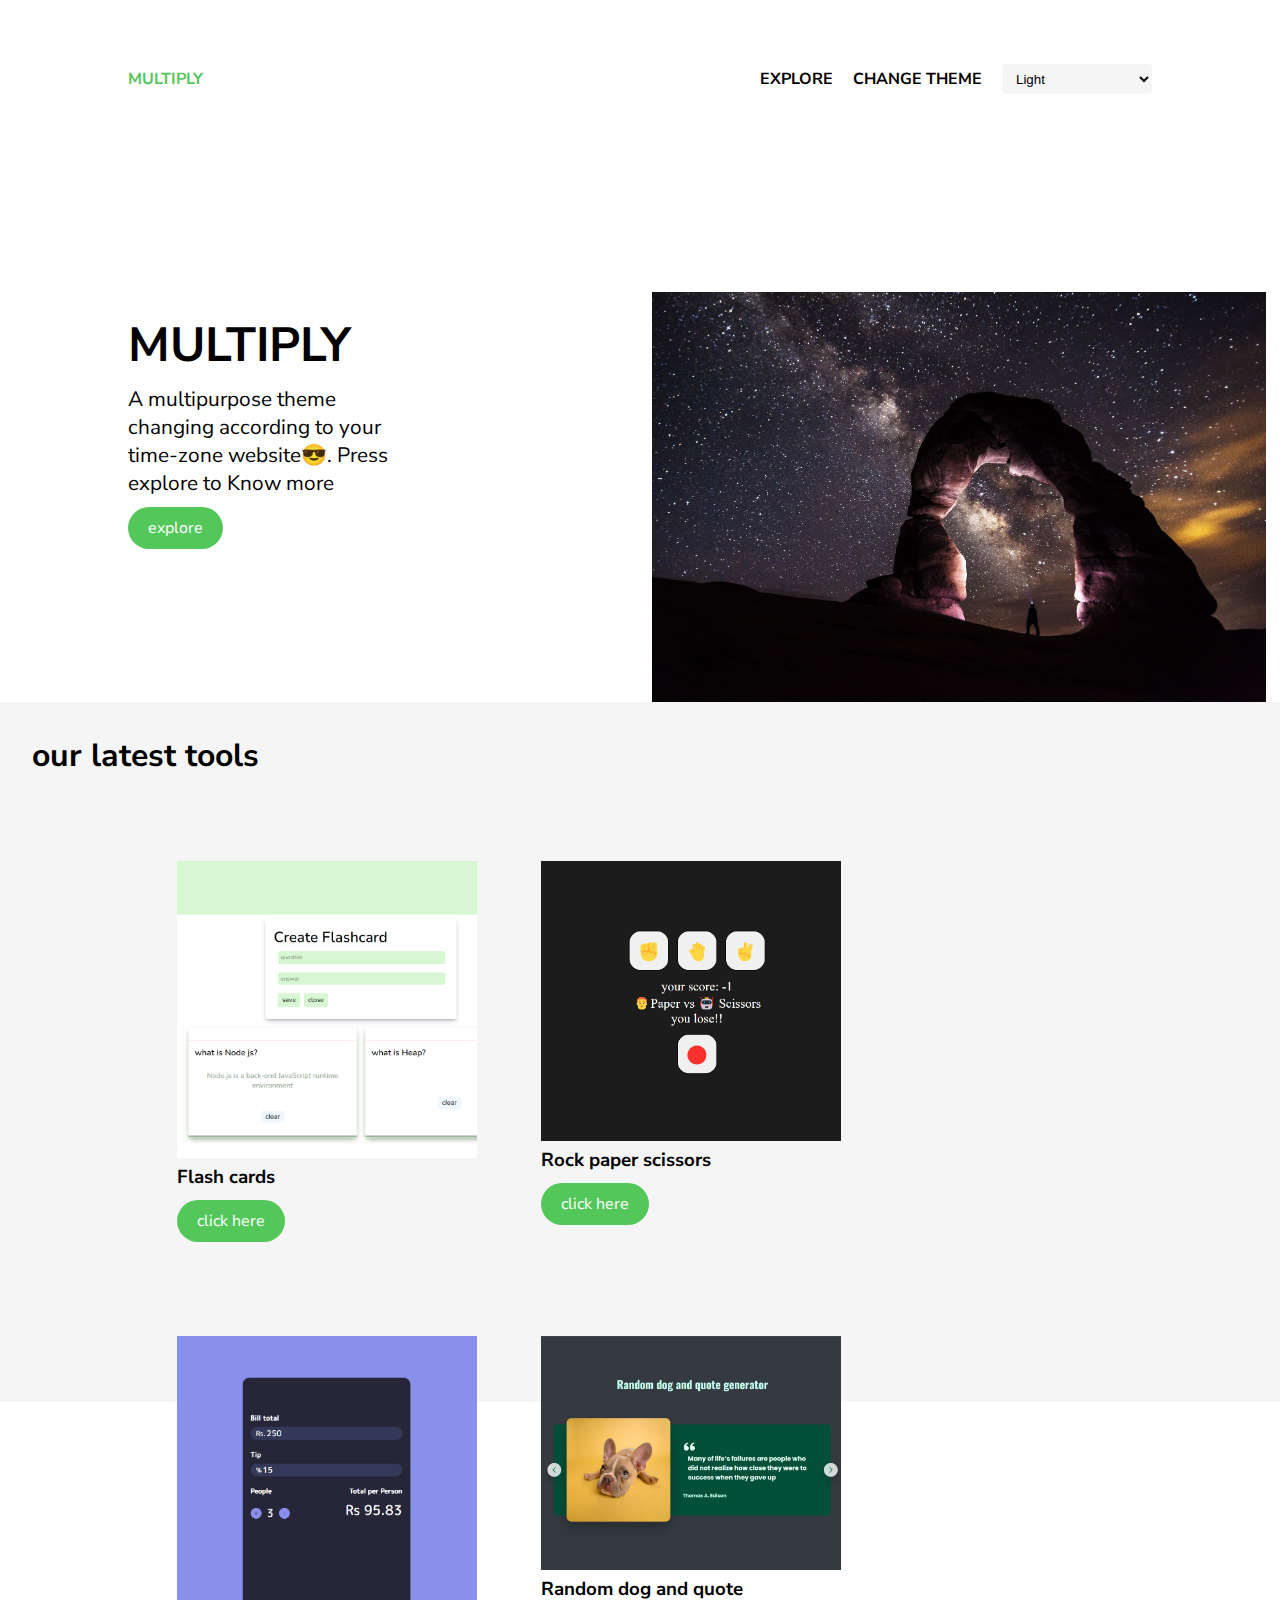
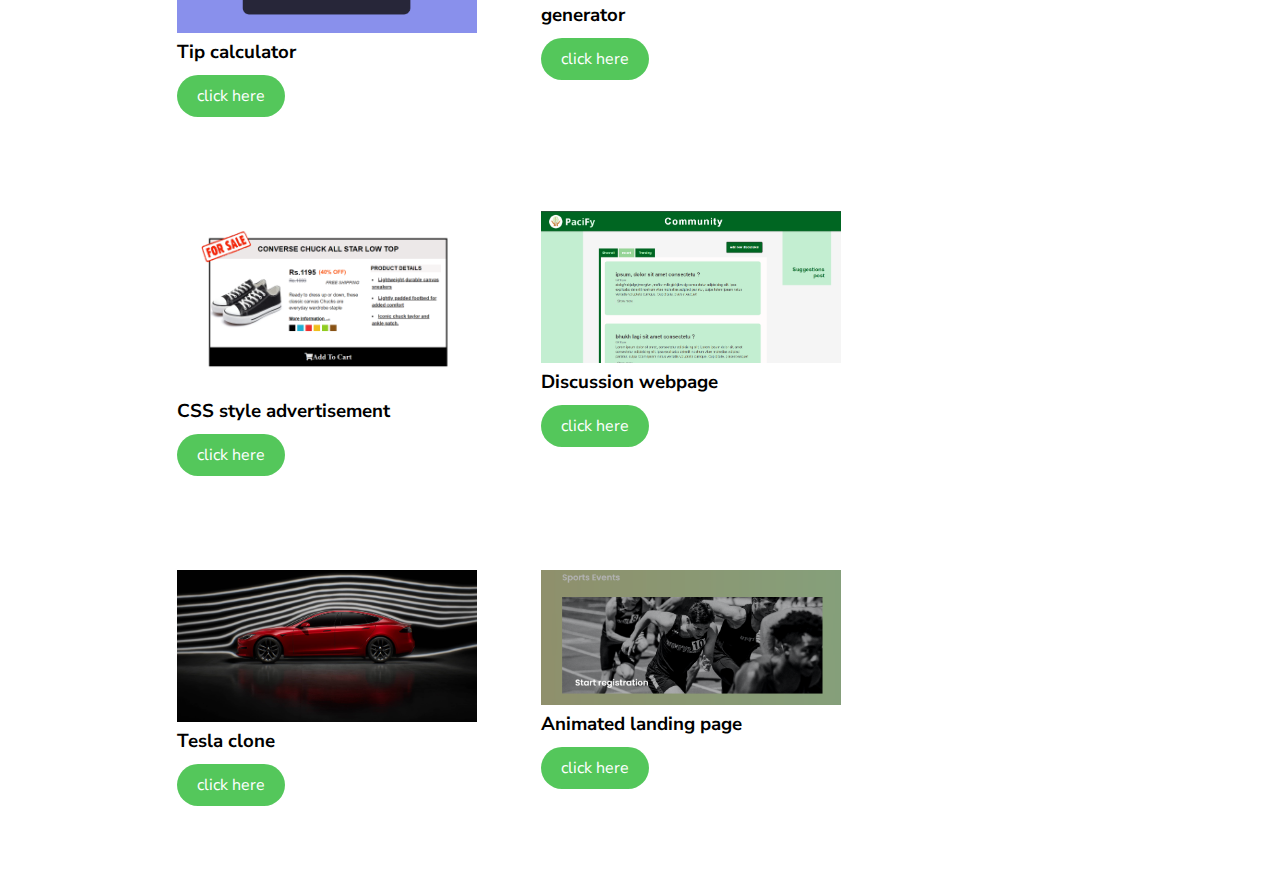
<file: index.html>
<!DOCTYPE html>
<html lang="en">

<head>
    <meta charset="UTF-8">
    <meta http-equiv="X-UA-Compatible" content="IE=edge">
    <meta name="viewport" content="width=device-width, initial-scale=1.0">
    <title>vanila projects</title>
    <link rel="preconnect" href="https://fonts.gstatic.com">
    <link href="https://fonts.googleapis.com/css2?family=Nunito+Sans:wght@400;700&display=swap" rel="stylesheet">
    <link rel="stylesheet" href="./style.css">
    <style>
        html{
            scroll-behavior: smooth;
        }
    </style>
     <!-- bootstrap cdn link 
     <link href="https://cdn.jsdelivr.net/npm/bootstrap@5.0.2/dist/css/bootstrap.min.css" rel="stylesheet"> -->

</head>

<body>
    <nav class="container">
        <div class="branding">
            MULTIPLY
        </div>
        <ul>
            <li><a href="#explore">Explore</a></li>
            <li><a href="#">Change theme</a></li>
            <li>
                <select id="themeSwitcher">
                    <option value="">Select a theme</option>
                    <option value="theme-light">Light</option>
                    <option value="theme-dark">Dark</option>
                    <option value="theme-ocean">Ocean</option>
                    <option value="theme-sepia">Sepia</option>
                </select>
            </li>
        </ul>
    </nav>
    <header class="container">
        <div>
            <h1>MULTIPLY</h1>
            <p>A multipurpose theme changing according to your time-zone website😎. Press explore to Know more</p>
            <!-- <button href="#explore" type="button">Explore</button> -->
            <a href="#explore" class="link-btn">explore</a>
        </div>
        <div class="hero-image">
            <img src="pexels-pixabay-33688.jpg"
                alt="">
        </div>
    </header>
    <section id="explore" class="tutorials">
            <h1 class="heading"> our latest <span>tools</span>

            </h1>
            <!-- <h6>*Theme will change according to your location and time 😁</h6> -->
                <div class="container">
            
                    <div class="subcontainer">
            
                        <div class="box">
                            <div class="image">
                                <img src="img/Screenshot (227).png" alt="">
                            </div>
                            <div class="content p-2">
                                <h3>Flash cards</h3>
                                <a href="flashcard project js/index.html" class="link-btn">click here</a>
                            </div>
                        </div>
            
                        <div class="box">
                            <div class="image">
                                <img src="img/Screenshot (228).png" class="w-100 h-100"  alt="">
                            </div>
                            <div class="content p-2">
                                <h3>Rock paper scissors</h3>
                                <a href="rock_paper_scissors/index.html" class="link-btn">click here</a>
                            </div>
                        </div>
            
                        <div class="box">
                            <div class="image">
                                <img src="img/Screenshot (229).png" class="w-100 h-100"  alt="">
                            </div>
                            <div class="content">
                                <h3>Tip calculator</h3>
                                <a href="tip calculator/index.html" class="link-btn">click here</a>
                            </div>
                        </div>
                        <div class="box">
                            <div class="image">
                                <img src="img/Screenshot (230).png" class="w-100 h-100"  alt="">
                            </div>
                            <div class="content p-2">
                                <h3>Random dog and quote generator</h3>
                                <a href="random dog and quote gen/index.html" class="link-btn">click here</a>
                            </div>
                        </div>
                        <div class="box">
                            <div class="image">
                                <img src="img/Screenshot (231).png" class="w-100 h-100"  alt="">
                            </div>
                            <div class="content p-2">
                                <h3>CSS style advertisement</h3>
                                <a href="codepen project/index.html" class="link-btn">click here</a>
                            </div>
                        </div>
                        <div class="box">
                            <div class="image">
                                <img src="img/Screenshot (232).png" class="w-100 h-100"  alt="">
                            </div>
                            <div class="content p-2">
                                <h3>Discussion webpage</h3>
                                <a href="Discussion forum js/discussion.html" class="link-btn">click here</a>
                            </div>
                        </div>
                        <div class="box">
                            <div class="image">
                                <img src="img/Screenshot (233).png" class="w-100 h-100"  alt="">
                            </div>
                            <div class="content p-2">
                                <h3>Tesla clone</h3>
                                <a href="Tesla clone hackathon/index.html" class="link-btn">click here</a>
                            </div>
                        </div>
                        <div class="box">
                            <div class="image">
                                <img src="img/Screenshot (234).png" class="w-100 h-100"  alt="">
                            </div>
                            <div class="content p-2">
                                <h3>Animated landing page</h3>
                                <a href="website animation page/index.html" class="link-btn">click here</a>
                            </div>
                        </div>
            
                    </div>
            
                </div>
            

    </section>
    <script src="./sun.js"></script>
    <script src="./script.js"></script>
</body>

</html>
</file>
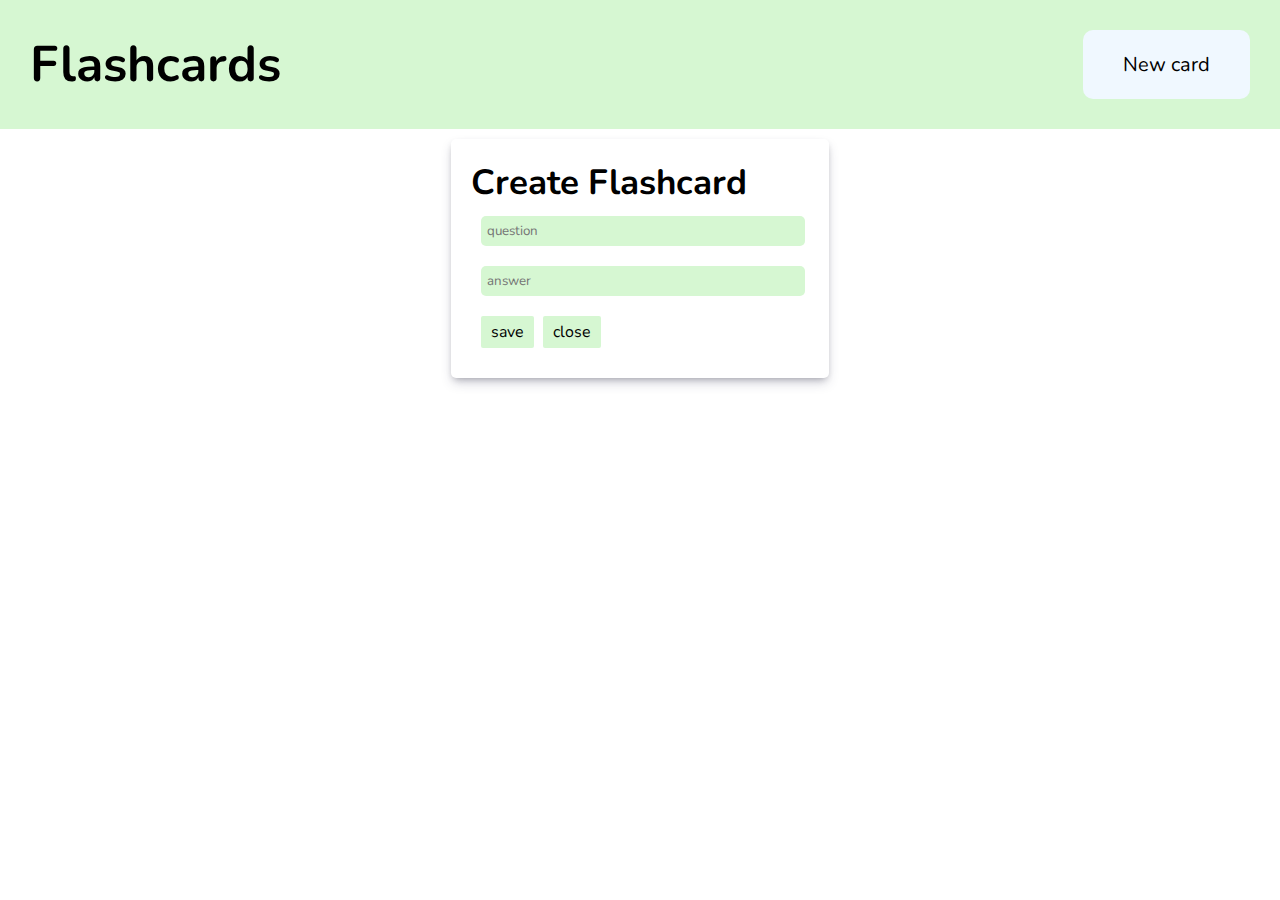
<file: flashcard project js/index.html>
<!DOCTYPE html>
<html lang="en">
  <head>
    <meta charset="UTF-8" />
    <meta http-equiv="X-UA-Compatible" content="IE=edge" />
    <meta name="viewport" content="width=device-width, initial-scale=1.0" />
    <link href="style.css" rel="stylesheet" />
    <link rel="preconnect" href="https://fonts.googleapis.com" />
    <link rel="preconnect" href="https://fonts.gstatic.com" crossorigin />
    <link
      href="https://fonts.googleapis.com/css2?family=Nunito:wght@400;500;600&display=swap"
      rel="stylesheet"
    />
    <title>Flashcards</title>
  </head>
  <body>
    <nav class="nav" id="nav">
      <h1>Flashcards</h1>
      <div class="operations">
        <button class="op" onclick="showCreateCardBox()">New card</button>
        <!-- <button class="op" onclick="delFlashcards()">Delete all</button> -->
      </div>
    </nav>
    <div class="container">
      <div class="cardBox">
        <h2>Create Flashcard</h2>
        <!-- <label class="">question </label> -->
        <input id="question" type="textarea" placeholder="  question" />

        <!-- <label class="">answer </label> -->
        <input id="answer" type="textarea" placeholder="  answer" />

        <div class="new-operations">
          <button class="newop" onclick="addFlashcard()">save</button>
          <button class="newop" onclick="hideCreateBox()">close</button>
        </div>
      </div>
      <div class="flashcards"></div>
    </div>

    <script src="script.js"></script>
  </body>
</html>
</file>
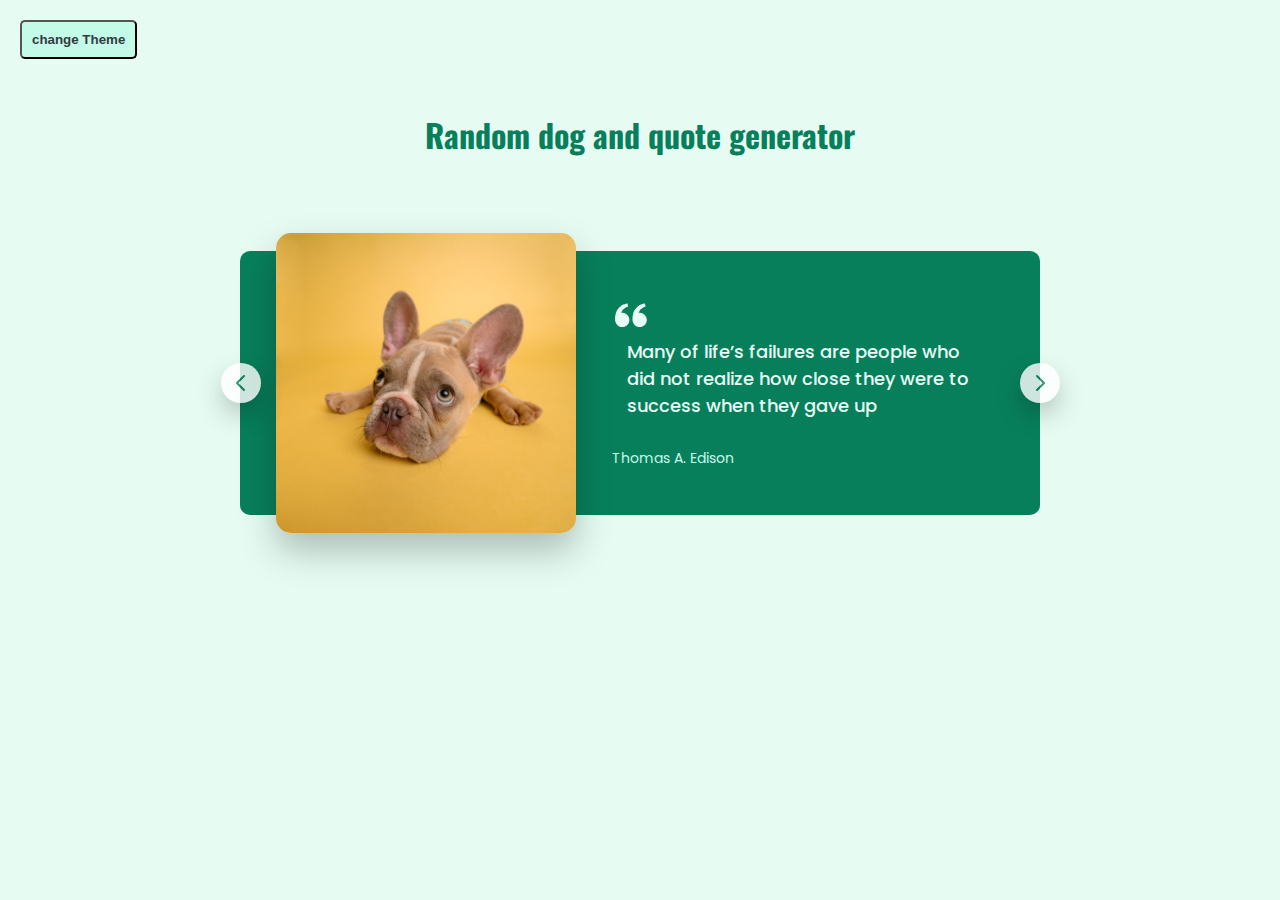
<file: random dog and quote gen/index.html>
<!DOCTYPE html>
<html lang="en">
  <head>
    <meta charset="UTF-8" />
    <meta http-equiv="X-UA-Compatible" content="IE=edge" />
    <meta name="viewport" content="width=device-width, initial-scale=1.0" />
    <link href="style.css" rel="stylesheet" />
    <link
      href="https://fonts.googleapis.com/css2?family=Inter:wght@400;500;700&display=swap"
      rel="stylesheet"
    />
    <title>Carousel Component</title>
    <link rel="preconnect" href="https://fonts.googleapis.com" />
    <link rel="preconnect" href="https://fonts.gstatic.com" crossorigin />
    <link
      href="https://fonts.googleapis.com/css2?family=Oswald:wght@200;500;700&display=swap"
      rel="stylesheet"
    />
    <!-- heading fonts -->
    <link rel="preconnect" href="https://fonts.googleapis.com" />
    <link rel="preconnect" href="https://fonts.gstatic.com" crossorigin />
    <link
      href="https://fonts.googleapis.com/css2?family=Poppins:wght@700&display=swap"
      rel="stylesheet"
    />
    <style></style>
  </head>
  <body class="body">
    <!-- <div class="themeGenerator"> -->
    <button class="themebutton theme-dark-btn">change Theme</button>
    <h1 class="heading">Random dog and quote generator</h1>
    <div class="carousel" id="carousel">
      <img class="author-img" id="author-img" src="dog.jpg" />
      <blockquote class="testimonial">
        <img src="quoteleft.svg" class="quoteicon" />
        <p class="text" id="text">
          Many of life’s failures are people who did not realize how close they
          were to success when they gave up
        </p>
        <p class="author-name" id="author-name">Thomas A. Edison</p>
      </blockquote>
      <button class="btn btn--left" id="btn--left">
        <svg
          xmlns="http://www.w3.org/2000/svg"
          class="icon"
          fill="none"
          viewBox="0 0 24 24"
          stroke="currentColor"
          stroke-width="2"
        >
          <path
            stroke-linecap="round"
            stroke-linejoin="round"
            d="M15 19l-7-7 7-7"
          />
        </svg>
      </button>
      <button class="btn btn--right" id="btn--right" onclick="dogbutton()">
        <svg
          xmlns="http://www.w3.org/2000/svg"
          class="icon"
          fill="none"
          viewBox="0 0 24 24"
          stroke="currentColor"
          stroke-width="2"
        >
          <path
            stroke-linecap="round"
            stroke-linejoin="round"
            d="M9 5l7 7-7 7"
          />
        </svg>
      </button>
    </div>
    <script src="script.js"></script>
  </body>
</html>
</file>
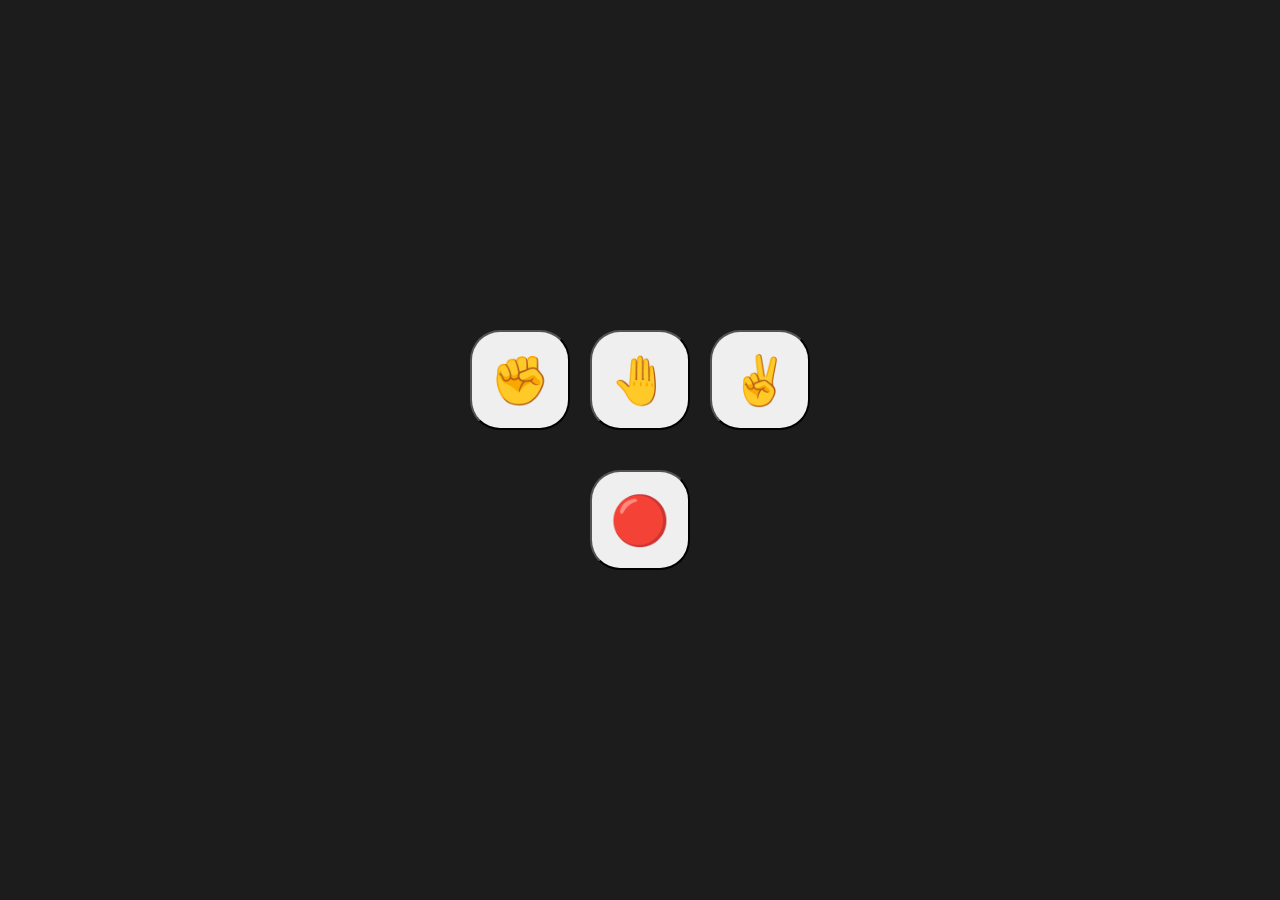
<file: rock_paper_scissors/index.html>
<!DOCTYPE html>
<html>
  <head>
    <meta charset="utf-8" />
    <meta name="viewport" content="width=device-width" />
    <title>replit</title>
    <link href="style.css" rel="stylesheet" type="text/css" />
  </head>

  <body>
    <div class="wrapper">
      <div class="buttons">
        <button class="rpsButton" value="Rock">✊</button>
        <button class="rpsButton" value="Paper">🤚</button>
        <button class="rpsButton" value="Scissors">✌</button>
      </div>
      <!-- <p>hello</p> -->
      <div class="resultContainer">
        <div id="player-score"></div>
        <div id="hands"></div>
        <div id="result"></div>
        <button id="endGameButton">🔴</button>
      </div>
    </div>

    <script src="script.js"></script>
  </body>
</html>
</file>
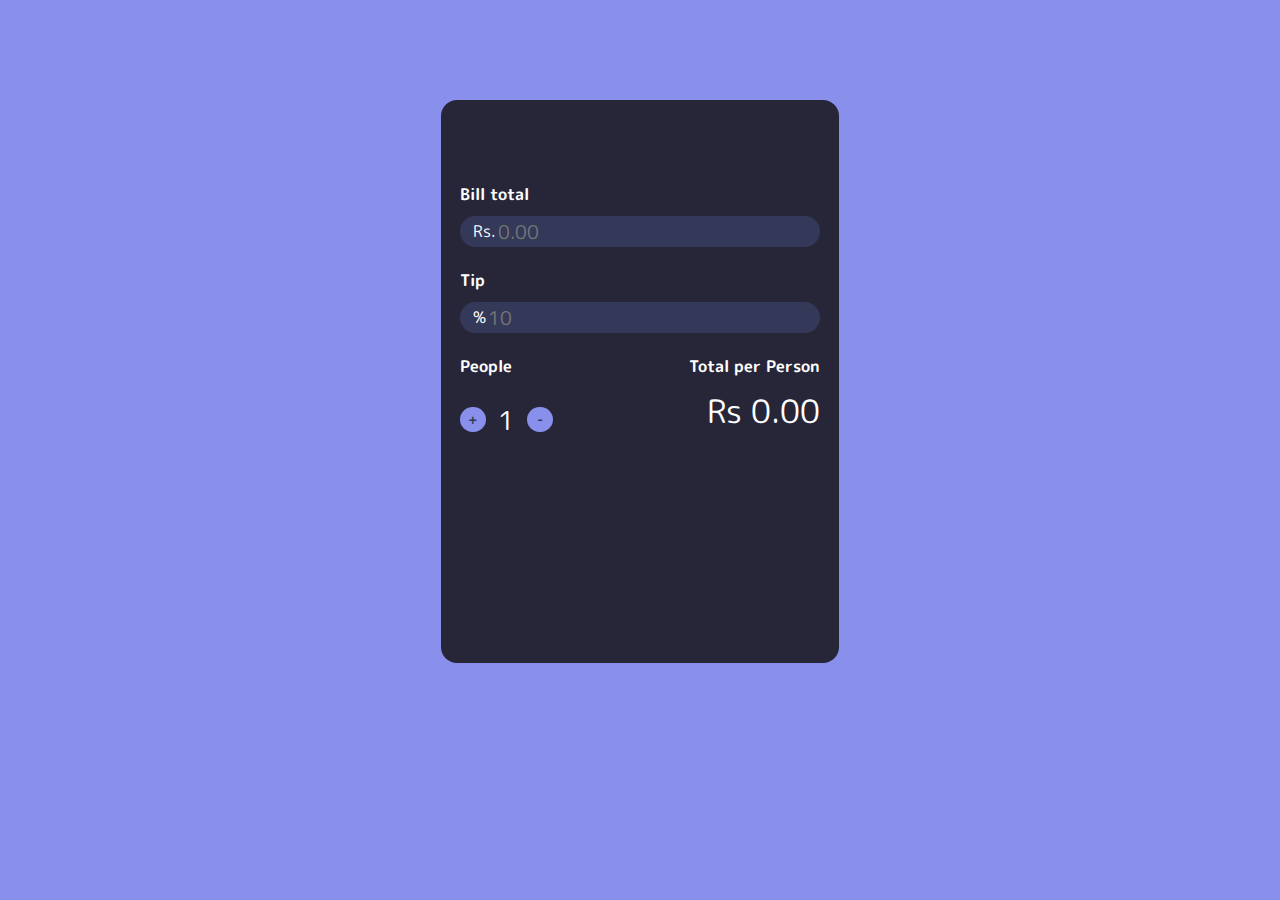
<file: tip calculator/index.html>
<!DOCTYPE html>
<html lang="en">
  <head>
    <meta charset="UTF-8" />
    <link rel="preconnect" href="https://fonts.googleapis.com" />
    <link rel="preconnect" href="https://fonts.gstatic.com" crossorigin />
    <link
      href="https://fonts.googleapis.com/css2?family=M+PLUS+Rounded+1c:wght@500&display=swap"
      rel="stylesheet"
    />
    <meta http-equiv="X-UA-Compatible" content="IE=edge" />
    <meta name="viewport" content="width=device-width, initial-scale=1.0" />
    <link rel="stylesheet" href="style.css" type="text/css" />
    <title>Tip Calculator</title>
  </head>
  <body>
    <div class="wrapper">
      <div class="container" id="topContainer">
        <div class="title">Bill total</div>
        <div class="inputContainer">
          <span>Rs.</span>
          <input
            onkeyup="calculateBill()"
            type="text"
            id="billTotalInput"
            placeholder="0.00"
          />
        </div>
      </div>
      <div class="container">
        <div class="title">Tip</div>
        <div class="inputContainer">
          <span>%</span>
          <input
            onkeyup="calculateBill()"
            type="text"
            id="tipInput"
            placeholder="10"
          />
        </div>
      </div>
      <div class="container" id="bottom">
        <div class="splitContainer">
          <div class="title">People</div>
          <div class="controls">
            <span class="buttonContainer">
              <button class="splitButton" onclick="increasePeople()">
                <span class="buttonText">+</span>
              </button>
            </span>
            <span class="splitAmount" id="numberOfPeople">1</span>
            <span class="buttonContainer">
              <button class="splitButton" onclick="decreasePeople()">
                <span class="buttonText">-</span>
              </button>
            </span>
          </div>
        </div>
        <div class="totalContainer">
          <div class="title">Total per Person</div>
          <div class="total" id="perPersonTotal">Rs 0.00</div>
        </div>
      </div>
    </div>

    <script type="text/javascript" src="script.js"></script>
  </body>
</html>
</file>
<file: style.css>
.theme-light {
    --primary: #fff;
    --secondary: whitesmoke;
    --accent: #54c75b;
    --font-color: #000;
    --pure: #fff;
}

.theme-dark {
    --primary: #121212;
    --secondary: #0b0b0b;
    --accent: #54c75b;
    --font-color: #fff;
    --pure: #fff;
}

.theme-ocean {
    --primary: #252c35;
    --secondary: #20272e;
    --accent: #54c75b;
    --font-color: #fff;
    --pure: #fff;
}

.theme-sepia {
    --primary: #fbf1c7;
    --secondary: #eadfb5;
    --accent: #704214;
    --font-color: #704214;
    --pure: #fff;
}

* {
    padding: 0;
    margin: 0;
    box-sizing: border-box;
    transition: background .3s ease-in-out;
}

body {
    -webkit-font-smoothing: antialiased;
    font-family: 'Nunito Sans', sans-serif;
    background: var(--primary);
    color: var(--font-color);
}

.container {
    width: 1192px;
    max-width: 90%;
    margin: 0 auto;
}

nav {
    display: flex;
    align-items: center;
    justify-content: space-between;
    padding: 1.6rem 0;
}

nav .branding {
    font-weight: 700;
    font-size: 1rem;
    text-transform: uppercase;
    color: var(--accent);
}

nav ul {
    list-style-type: none;
}

nav ul li {
    display: inline-block;
    margin-left: 1rem;
}

nav ul li a {
    font-weight: 700;
    text-decoration: none;
    color: var(--font-color);
    text-transform: uppercase;
}

nav ul li select {
    display: inline-block;
    height: 30px;
    width: 150px;
    padding: 2px 10px;
    outline: none;
    color: var(--font-color);
    border: none;
    background: var(--secondary);
    border-radius: 4px;
}

header {
    display: grid;
    grid-template-columns: 2fr 3fr;
    align-items: center;
}

header .hero-image img {
    width: 100%;
    position: relative;
    top: 70px;
    right: -114px;
}

header h1 {
    font-size: 3rem;
    line-height: 1;
    font-weight: 700;
}

header p {
    font-size: 1.3rem;
    width: 70%;
    margin-top: 1rem;
}

header button {
    background: var(--accent);
    color: var(--pure);
    border: none;
    padding: 0.6rem 1rem;
    border-radius: 50px;
    outline: none;
    cursor: pointer;
    margin-top: 1rem;
    text-transform: uppercase;
}

section.tutorials {
    background: var(--secondary);
    padding: 2rem;
    height: 700px;
}

/* blog */
.container{
   padding:4rem;
}
.subcontainer{
    display: flex;
    gap:4rem;
}
.content h3{
    margin-bottom: 20px;
}
.link-btn{
    text-decoration: none;
    color:#ffff;
    
    padding-inline:20px;
    padding-top: 10px;
    padding-bottom: 10px;
    border-radius: 40px;

    background-color: #54c75b;
    /* margin-top: 70px; */
}
p{
    margin-bottom: 20px;
}
.subcontainer{
    /* width:100rem; */
    flex-wrap: wrap;
}
.box{
    padding:20px;
    width:300px;
    /* background-color:#704214; */
}
.image img{
    width: 300px;
}
h6{
    font-size: 1rem;
    width: 70%;
    margin-top: 1rem;

}
</file>
<file: flashcard project js/style.css>
* {
  margin: 0;
  padding: 0;
  box-sizing: border-box;
}
body {
  font-family: "Nunito", sans-serif;
  /* display: flex;
  flex-direction: column;
  justify-content: center;
  align-items: center;
  gap: 10px; */
}
.nav button {
  font-family: inherit;
}
.nav {
  width: 100%;
  /* background-color: rgba(133, 253, 253, 0.934); */
  background-color: #d6f7d2;
  padding: 30px;
  display: flex;
  justify-content: space-between;
}
h1 {
  font-size: 50px;
}
.operations {
  display: flex;
  gap: 10px;
}
.op {
  padding: 5px 40px;
  background-color: aliceblue;
  border: none;
  border-radius: 10px;
  font-size: 20px;
}
.cardBox {
  /* background-color: blueviolet; */
  width: 30%;
  min-width: 340px;
  display: flex;
  flex-direction: column;
  padding: 20px;
  justify-content: center;
  align-items: center;
  margin: auto;
  box-shadow: rgba(50, 50, 93, 0.25) 0px 6px 12px -2px,
    rgba(0, 0, 0, 0.3) 0px 3px 7px -3px;
  border-radius: 5px;
  display: block;
}
button:hover {
  background-color: rgb(237, 237, 237);
}
.cardBox button {
  font-family: inherit;
}
.cardBox input[type="textarea"] {
  width: 96%;
  border-radius: 5px;
  border: none;
  margin: 10px;
  height: 30px;
  background-color: #d6f7d2;
  font-family: inherit;
}
h2 {
  font-size: 35px;
  /* display: flex;
  flex-direction: column; */
}

.new-operations {
  margin: 10px;
}
.newop {
  background-color: #d6f7d2;
  border: none;
  border-radius: 2px;
  /* padding: 10px 5px; */
  padding: 5px 10px;
  font-size: 16px;
  margin-right: 5px;
}
.container {
  padding: 10px;
  /* background-color: blue; */
  /* width: 100vh; */
  /* height: 200vh; */
  display: flex;
  flex-wrap: wrap;
  justify-content: center;
}
.flashcards {
  display: flex;
  justify-content: flex-start;
  align-items: flex-start;
  flex-wrap: wrap;
  width: 100%;
  margin: auto;
  margin-top: 10px;
  background-color: rgb(255, 0, 119);
  padding: 0 10px;
}
.flashcard {
  margin-top: 10px;
  width: 400px;
  height: 260px;
  word-wrap: break-word;
  margin: 10px;
  box-shadow: #d6f7d2 0px 2px 4px, #6b7c69de 0px 7px 13px -3px,
    #6b7c69c2 0px -3px 0px inset;
  /* background-color: #e6fae4; */
  display: flex;
  flex-direction: column;
  gap: 10px;
}
.clearButton {
  justify-content: center;
  align-self: center;
}
.clearButton {
  /* width: 15%; */
  min-width: 30px;
  /* background-color: brown; */
  margin: auto;
  background-color: aliceblue;
  border: none;
  border-radius: 2px;
  padding: 5px 10px;
  font-size: 16px;
  /* display:flex; 
  flex-direction:column */
  /* justify-self: flex-end; */
}
.clearButton:hover {
  background-color: rgb(237, 237, 237);
}
.fall {
  opacity: 0;
  transform: translateX(8rem) rotateZ(20deg);
  transition: all 0.4s;
}
.answertext {
  font-size: 17px;
  /* width: fit-content;
  justify-content: center;
  align-self: center; */
  /* margin-bottom: 10px; */
  /* flex-wrap: wrap; */
  padding: 5px;
}

.questiontext {
  font-size: 20px;
}
@media screen and (max-width: 477px) {
  h2 {
    font-size: 20px;
  }
  .nav {
    display: flex;
    flex-direction: column;
    gap: 10px;
  }
  .flashcard;
}
@media screen and (max-width: 405px) {
  .flashcard {
    width: 370px;
    height: 240px;
  }
}
@media screen and (max-width: 364px) {
  .clearButton {
    font-size: 14px;
  }
  .flashcard {
    width: 350px;
    height: 220px;
  }
}
</file>
<file: random dog and quote gen/style.css>
/*
        SPACING SYSTEM (px)
        2 / 4 / 8 / 12 / 16 / 24 / 32 / 48 / 64 / 80 / 96 / 128
        FONT SIZE SYSTEM (px)
        10 / 12 / 14 / 16 / 18 / 20 / 24 / 30 / 36 / 44 / 52 / 62 / 74 / 86 / 98
        */
/*
        MAIN COLOR: #087f5b
        GREY COLOR: #343a40
        */

* {
  margin: 0;
  padding: 0;
  box-sizing: border-box;
}

body {
  /* font-family: "Inter", sans-serif; */
  font-family: "Poppins", sans-serif;
  color: #343a40;
  line-height: 1;
  /* max-width: 1440px;
          margin: auto; */
  background-color: #e6fcf3;
}
.carousel {
  width: 800px;
  margin: 100px auto;
  background-color: #087f5b;
  padding: 32px 48px 32px 86px;
  /* padding-->32px and padding-left-->86px
          paading-right-->48px */
  border-radius: 10px;
  position: relative;
  display: flex;
  align-items: center;
  gap: 86px;
  scroll-behavior: smooth;
  /* transition: 0.8s; */
}
.text {
  font-size: 18px;
  font-weight: 500;
  line-height: 1.5;
  margin-bottom: 32px;
  color: #e6fcf5;
  margin-left: 15px;
}
.author-name {
  font-size: 14px;
  margin-bottom: 4px;
}
.job {
  font-size: 12px;
}
.author-name,
.job {
  color: #c3fae8;
}
.author-img {
  width: 200px;
  height: 200px;
  border-radius: 10px;
  transform: scale(1.5);
  box-shadow: 0 12px 24px rgba(0, 0, 0, 0.25);
}
.icon {
  height: 24px;
  width: 24px;
  stroke: #087f5b;
}
.btn {
  background-color: #fff;
  border: none;
  width: 40px;
  height: 40px;
  box-shadow: 0 12px 24px rgba(0, 0, 0, 0.25);
  border-radius: 50%;
  cursor: pointer;
  position: absolute;
  display: flex;
  align-items: center;
  justify-content: center;
}
.btn--left {
  left: -39px;
  top: 50%;
  transform: translate(50%, -50%);
}
.btn--left:hover {
  opacity: 1;
}
.btn--right {
  right: 0;
  top: 50%;
  transform: translate(50%, -50%);
}
.btn--right:hover {
  opacity: 1;
}
.dots {
  position: absolute;
  left: 50%;
  bottom: 0;
  transform: translate(-50%, 32px);
  display: flex;
  gap: 12px;
}
.dot {
  width: 12px;
  height: 12px;
  /* border: none; */
  border: 2px solid #087f5b;
  background-color: #fff;
  border-radius: 50%;
  cursor: pointer;
}
.dot--fill {
  background-color: #087f5b;
}
.quoteicon {
  width: 10%;
}

.btn {
  opacity: 0.8;
}
h1 {
  display: flex;
  justify-content: center;
  margin-top: 40px;
  /* font-family: "Bungee Spice", cursive; */
  /* font-family: "Oswald", sans-serif; */

  font-family: "Oswald", sans-serif;
  color: #087f5b;
}
.themebutton {
  background-color: #343a40;
  color: white;
  padding: 10px;
  border-radius: 5px;
  margin: 20px;
  font-weight: 900;
}
.theme-dark-btn {
  background-color: #c3fae8;
  color: #343a40;
  padding: 10px;
  border-radius: 5px;
  margin: 20px;
  transition: 0.4s all;
}
.theme-dark {
  background-color: #343a40;
  color: #c3fae8;
  transition: 0.4s all;
}
.text-theme-dark {
  color: #c3fae8;
  transition: 0.4s all;
}
.content-theme-dark {
  background-color: #034f38;
  transition: 0.4s all;
}
/* slider toggle switch */
</file>
<file: rock_paper_scissors/style.css>
html,
body {
  height: 100%;
  width: 100%;
  padding: 0;
  margin: 0;
}

.wrapper {
  background: #1c1c1c;
  color: white;
  display: flex;
  align-items: center;
  justify-content: center;
  width: 100%;
  height: 100%;
  flex-direction: column;
}

.buttons {
  display: flex;
  gap: 20px;
}

button {
  height: 100px;
  width: 100px;
  font-size: 48px;
  border-radius: 30px;
  cursor: pointer;
}

.resultContainer {
  font-size: 2rem;
  text-align: center;
  margin-top: 20px;
}
#endGameButton {
  margin-top: 20px;
}
</file>
<file: tip calculator/style.css>
:root {
  --primary-color: #8990ec;
}

* {
  font-family: "M PLUS Rounded 1c", Avenir Next, Helvetica, sans-serif;
  color: white;
}

body {
  background: var(--primary-color);
}

.wrapper {
  height: 525px;
  width: 360px;
  color: white;
  background: #272639;
  border-radius: 1rem;
  padding: 1.2rem;
  margin: 100px auto;
}

#topContainer {
  margin-top: 4rem;
}

.container {
  margin-top: 1.4rem;
}

.title {
  font-weight: bold;
  margin-bottom: 0.6rem;
}

.inputContainer {
  background: #353959;
  border-radius: 1.4rem;
  padding: 0 0.8rem;
  display: flex;
  align-items: center;
}

#billTotalInput,
#tipInput {
  font-size: 1.2rem;
  background: none;
  border: none;
  outline: none;
  padding: none;
}

.buttonContainer {
  background: var(--primary-color);
  display: grid;
  place-items: center;
  width: 1.6rem;
  height: 1.6rem;
  border-radius: 50%;
}

.splitButton {
  background: none;
  border: none;
}

.controls {
  display: flex;
  align-items: center;
}

.splitButton {
  font-size: 0.8rem;
  font-weight: bold;
  display: grid;
  place-items: center;
}

.buttonText {
  color: #353959 !important;
}

.splitAmount {
  font-size: 1.6rem;
  margin: 0.8rem;
}

#bottom {
  display: flex;
  justify-content: space-between;
}

.totalContainer {
  display: flex;
  flex-direction: column;
  align-items: end;
}

.total {
  font-size: 2rem;
}
</file>
